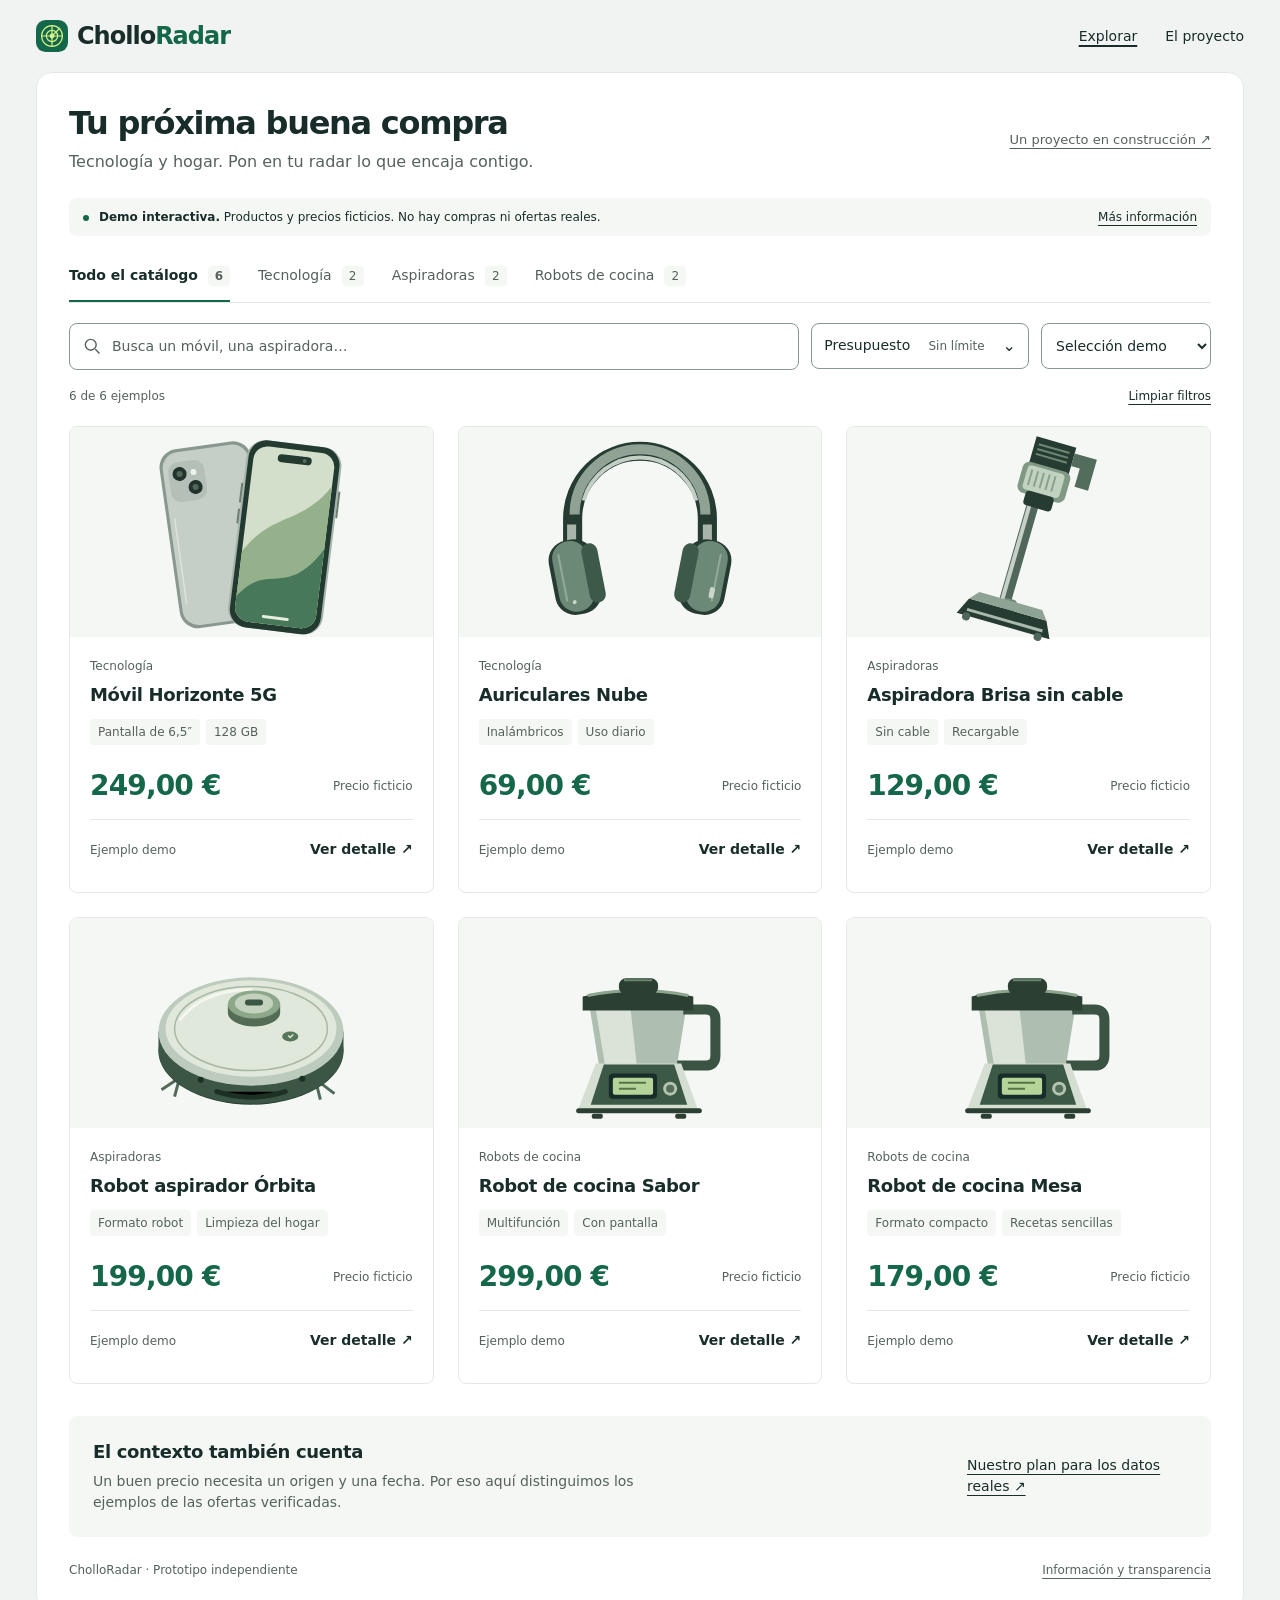
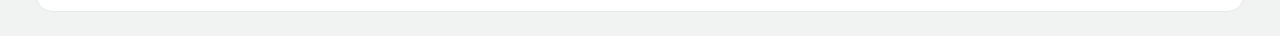
<file: index.html>
<!doctype html>
<html lang="es">
<head>
  <meta charset="utf-8">
  <meta name="viewport" content="width=device-width,initial-scale=1">
  <meta name="theme-color" content="#f0f3f1">
  <meta name="description" content="Explora la demo de CholloRadar: tecnología, aspiradoras y robots de cocina. Busca y filtra por presupuesto. Productos y precios ficticios.">
  <title>CholloRadar · Tecnología y hogar, en tu radar</title>
  <link rel="icon" href="assets/radar.svg" type="image/svg+xml">
  <link rel="stylesheet" href="styles.css">
  <script src="app.js" defer></script>
</head>
<body class="catalog-page">
  <a class="skip" href="#contenido">Saltar al contenido</a>
  <header class="app-header">
    <a class="brand" href="index.html" aria-label="CholloRadar, inicio"><img src="assets/radar.svg" width="32" height="32" alt="">Chollo<span>Radar</span></a>
    <nav aria-label="Principal"><a href="index.html" aria-current="page">Explorar</a><a href="proyecto.html">El proyecto</a></nav>
  </header>
  <div class="workspace">
    <main id="contenido" class="sheet">
      <div class="page-heading"><div><h1>Tu próxima buena compra</h1><p>Tecnología y hogar. Pon en tu radar lo que encaja contigo.</p></div><a class="about-link" href="proyecto.html">Un proyecto en construcción <span aria-hidden="true">↗</span></a></div>
      <div class="demo-notice"><span class="status-dot" aria-hidden="true"></span><p><strong>Demo interactiva.</strong> Productos y precios ficticios. No hay compras ni ofertas reales.</p><a href="proyecto.html">Más información</a></div>
      <section class="catalog" id="explorar" aria-labelledby="catalog-title">
        <h2 id="catalog-title" class="sr-only">Explorar productos</h2>
          <div class="filters" role="group" aria-label="Filtrar por categoría">
            <button type="button" data-category="all" aria-pressed="true"><span>Todo el catálogo</span><span class="filter-count" aria-label="productos">–</span></button>
            <button type="button" data-category="tecnologia" aria-pressed="false"><span>Tecnología</span><span class="filter-count" aria-label="productos">–</span></button>
            <button type="button" data-category="aspiradoras" aria-pressed="false"><span>Aspiradoras</span><span class="filter-count" aria-label="productos">–</span></button>
            <button type="button" data-category="cocina" aria-pressed="false"><span>Robots de cocina</span><span class="filter-count" aria-label="productos">–</span></button>
          </div>
        <div class="toolbar">
          <label class="search"><svg viewBox="0 0 24 24" width="20" height="20" fill="none" stroke="currentColor" stroke-width="1.7" aria-hidden="true"><circle cx="10.5" cy="10.5" r="6.5"/><path d="m16 16 5 5"/></svg><span class="sr-only">Buscar productos</span><input id="search" type="search" placeholder="Busca un móvil, una aspiradora…" autocomplete="off"></label>
          <details class="filter-panel">
            <summary>Presupuesto <span id="budget-summary">Sin límite</span></summary>
            <div class="filter-content">
              <label class="budget" for="budget">Presupuesto máximo (€)</label>
              <input id="budget" type="number" inputmode="decimal" min="0" step="any" placeholder="Sin límite" aria-describedby="budget-note">
              <p id="budget-note" class="small">Se aplica a los precios ficticios.</p>
            </div>
          </details>
          <label class="sort"><span>Ordenar por</span><select id="sort"><option value="featured">Selección demo</option><option value="price-asc">Precio: menor a mayor</option><option value="price-desc">Precio: mayor a menor</option></select></label>
        </div>
        <div class="catalog-heading"><p id="results" class="result-count" role="status" aria-live="polite">Cargando ejemplos…</p><button id="reset" class="reset" type="button">Limpiar filtros</button></div>
        <div id="cards" class="grid" aria-busy="true"></div>
        <div id="empty" class="empty" hidden><h3>No encontramos coincidencias</h3><p>Prueba otro nombre, amplía el presupuesto o elimina los filtros.</p><button id="empty-reset" class="primary" type="button">Ver todo el catálogo</button></div>
        <div id="load-error" class="empty" hidden><h3>No pudimos cargar el catálogo</h3><p>Comprueba tu conexión y vuelve a intentarlo.</p><button id="retry" class="primary" type="button">Volver a intentar</button></div>
        <noscript><p>Activa JavaScript para explorar el catálogo. Puedes consultar <a href="proyecto.html">la información del proyecto</a> sin JavaScript.</p></noscript>
      </section>
      <section class="transparency" aria-labelledby="transparency-title"><div><h2 id="transparency-title">El contexto también cuenta</h2><p>Un buen precio necesita un origen y una fecha. Por eso aquí distinguimos los ejemplos de las ofertas verificadas.</p></div><a href="proyecto.html#comparaloo">Nuestro plan para los datos reales <span aria-hidden="true">↗</span></a></section>
      <footer><span>CholloRadar · Prototipo independiente</span><a href="proyecto.html">Información y transparencia</a></footer>
    </main>
  </div>
  <dialog id="detail" aria-labelledby="detail-title" aria-describedby="detail-description">
    <form method="dialog"><button class="close" aria-label="Cerrar detalle" autofocus>×</button></form>
    <div id="detail-art" class="detail-art" aria-hidden="true"></div>
    <div class="detail-content"><span class="demo-label">Producto de demostración</span><h2 id="detail-title"></h2><p id="detail-description"></p><p id="detail-price" class="price"></p><dl class="product-facts"><div><dt>Comercio</dt><dd>Sin tienda asociada</dd></div><div><dt>Disponibilidad</dt><dd>No verificada</dd></div></dl><div class="notice">Este producto no está a la venta. El precio es ficticio y no hay stock ni histórico de precios.</div><a href="proyecto.html#comparaloo">Cómo incorporaremos datos reales</a></div>
  </dialog>
</body>
</html>
</file>
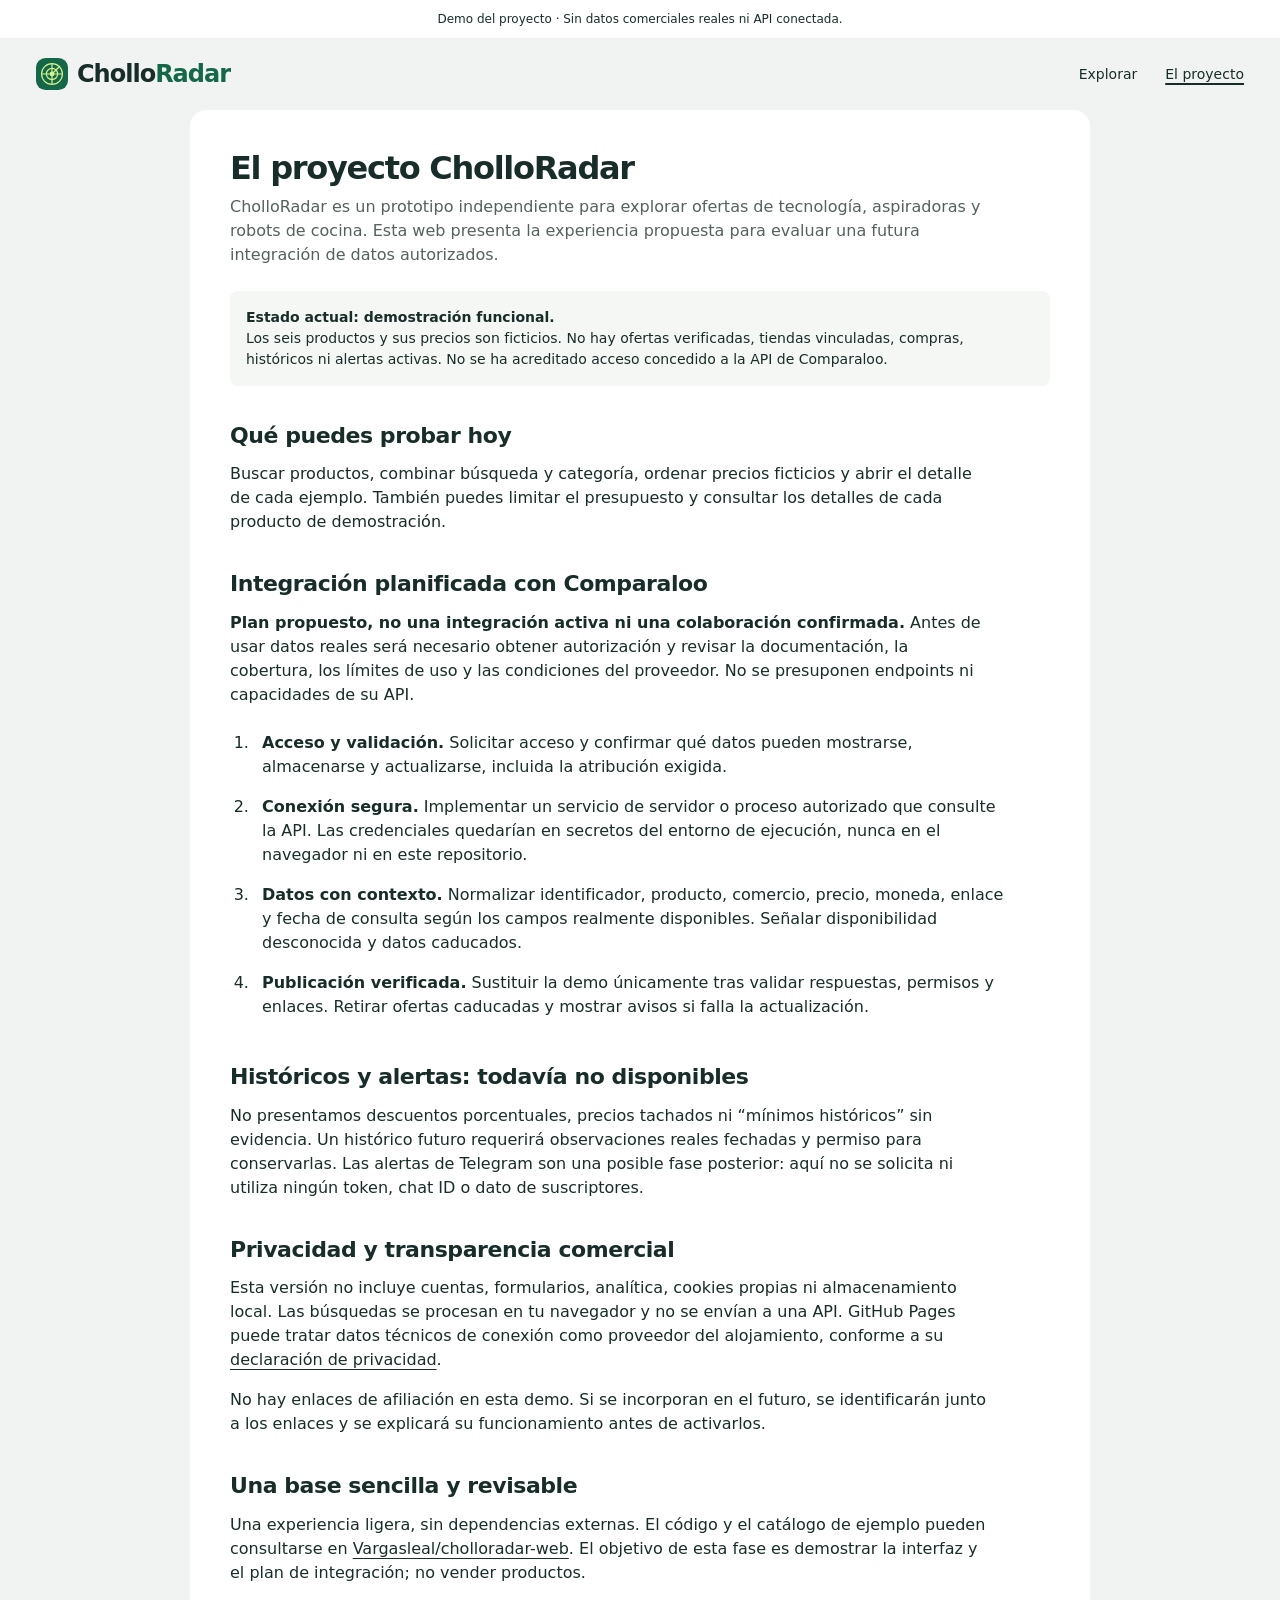
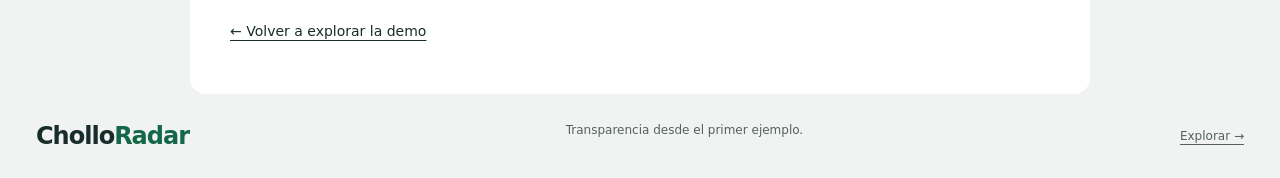
<file: proyecto.html>
<!doctype html><html lang="es"><head><meta charset="utf-8"><meta name="viewport" content="width=device-width,initial-scale=1"><title>El proyecto · CholloRadar</title><meta name="description" content="Estado de CholloRadar, transparencia de la demo y plan de integración con Comparaloo."><link rel="icon" href="assets/radar.svg" type="image/svg+xml"><link rel="stylesheet" href="styles.css"></head><body><a class="skip" href="#contenido">Saltar al contenido</a><div class="demo-bar"><span class="dot"></span> Demo del proyecto <span>· Sin datos comerciales reales ni API conectada.</span></div><header class="wrap"><a class="brand" href="index.html"><img src="assets/radar.svg" width="32" height="32" alt="">Chollo<span>Radar</span></a><nav aria-label="Principal"><a href="index.html">Explorar</a><a href="proyecto.html" aria-current="page">El proyecto</a></nav></header><main id="contenido" class="about wrap"><h1>El proyecto CholloRadar</h1><p class="lead">CholloRadar es un prototipo independiente para explorar ofertas de tecnología, aspiradoras y robots de cocina. Esta web presenta la experiencia propuesta para evaluar una futura integración de datos autorizados.</p><div class="notice"><strong>Estado actual: demostración funcional.</strong><br>Los seis productos y sus precios son ficticios. No hay ofertas verificadas, tiendas vinculadas, compras, históricos ni alertas activas. No se ha acreditado acceso concedido a la API de Comparaloo.</div><h2>Qué puedes probar hoy</h2><p>Buscar productos, combinar búsqueda y categoría, ordenar precios ficticios y abrir el detalle de cada ejemplo. También puedes limitar el presupuesto y consultar los detalles de cada producto de demostración.</p><h2 id="comparaloo">Integración planificada con Comparaloo</h2><p><strong>Plan propuesto, no una integración activa ni una colaboración confirmada.</strong> Antes de usar datos reales será necesario obtener autorización y revisar la documentación, la cobertura, los límites de uso y las condiciones del proveedor. No se presuponen endpoints ni capacidades de su API.</p><ol class="steps"><li><strong>Acceso y validación.</strong> Solicitar acceso y confirmar qué datos pueden mostrarse, almacenarse y actualizarse, incluida la atribución exigida.</li><li><strong>Conexión segura.</strong> Implementar un servicio de servidor o proceso autorizado que consulte la API. Las credenciales quedarían en secretos del entorno de ejecución, nunca en el navegador ni en este repositorio.</li><li><strong>Datos con contexto.</strong> Normalizar identificador, producto, comercio, precio, moneda, enlace y fecha de consulta según los campos realmente disponibles. Señalar disponibilidad desconocida y datos caducados.</li><li><strong>Publicación verificada.</strong> Sustituir la demo únicamente tras validar respuestas, permisos y enlaces. Retirar ofertas caducadas y mostrar avisos si falla la actualización.</li></ol><h2>Históricos y alertas: todavía no disponibles</h2><p>No presentamos descuentos porcentuales, precios tachados ni “mínimos históricos” sin evidencia. Un histórico futuro requerirá observaciones reales fechadas y permiso para conservarlas. Las alertas de Telegram son una posible fase posterior: aquí no se solicita ni utiliza ningún token, chat ID o dato de suscriptores.</p><h2>Privacidad y transparencia comercial</h2><p>Esta versión no incluye cuentas, formularios, analítica, cookies propias ni almacenamiento local. Las búsquedas se procesan en tu navegador y no se envían a una API. GitHub Pages puede tratar datos técnicos de conexión como proveedor del alojamiento, conforme a su <a href="https://docs.github.com/es/site-policy/privacy-policies/github-general-privacy-statement">declaración de privacidad</a>.</p><p>No hay enlaces de afiliación en esta demo. Si se incorporan en el futuro, se identificarán junto a los enlaces y se explicará su funcionamiento antes de activarlos.</p><h2>Una base sencilla y revisable</h2><p>Una experiencia ligera, sin dependencias externas. El código y el catálogo de ejemplo pueden consultarse en <a href="https://github.com/Vargasleal/cholloradar-web">Vargasleal/cholloradar-web</a>. El objetivo de esta fase es demostrar la interfaz y el plan de integración; no vender productos.</p><a class="back" href="index.html#explorar">← Volver a explorar la demo</a></main><footer class="wrap"><a class="brand" href="index.html">Chollo<span>Radar</span></a><p>Transparencia desde el primer ejemplo.</p><a href="index.html">Explorar →</a></footer></body></html>
</file>
<file: styles.css>
:root {
  --ground:#f0f3f1; --surface:#fff; --raised:#f5f7f5; --active:#e5ece7;
  --border:#e4e9e5; --control:#89988f; --ink:#182d29; --muted:#54625b;
  --green:#146749; --gap:24px; --radius:8px;
  --font:system-ui,-apple-system,BlinkMacSystemFont,"Segoe UI",sans-serif;
}
*{box-sizing:border-box}
html{scroll-padding-top:20px}
body{margin:0;background:var(--ground);color:var(--ink);font:14px/1.5 var(--font)}
a{color:inherit;text-underline-offset:4px}
button,input,select{font:inherit;color:inherit}
button,a,input,select,summary{touch-action:manipulation}
button,summary{cursor:pointer}
:is(button,a,input,select,summary):focus-visible{outline:3px solid var(--green);outline-offset:4px}
button:disabled{cursor:not-allowed;color:var(--muted)}
button{transition:transform 160ms ease-out}
button:active{transform:translateY(1px)}
input::placeholder{color:var(--muted);opacity:1}
h1,h2,h3,p{margin-top:0}
h1{font-size:32px;line-height:1.15;letter-spacing:-.04em;margin-bottom:8px}
h2{font-size:20px;line-height:1.3;letter-spacing:-.02em}
h3{font-size:18px;line-height:1.35;letter-spacing:-.02em}
.app-header,.workspace{width:min(1208px,calc(100% - 64px));margin:auto}
.app-header{height:72px;display:flex;align-items:center;justify-content:space-between;gap:20px}
.brand{display:inline-flex;align-items:center;color:var(--ink);text-decoration:none;font-size:24px;font-weight:750;letter-spacing:-1px;white-space:nowrap}
.brand img{margin-right:9px}
.brand span{color:var(--green)}
nav{display:flex;gap:28px;align-items:center}
nav a{display:inline-flex;align-items:center;min-height:44px;text-decoration:none}
nav a[aria-current]{text-decoration:underline;text-decoration-thickness:2px}
nav a:hover{text-decoration:underline}
.workspace{padding-bottom:24px}
.sheet{background:var(--surface);border-radius:16px;border:1px solid var(--border);padding:32px}
.page-heading{display:flex;align-items:center;justify-content:space-between;gap:24px}
.page-heading p{color:var(--muted);font-size:16px;margin-bottom:0}
.about-link{font-size:13px;color:var(--muted);flex:none}
.demo-notice{display:flex;align-items:baseline;gap:10px;background:var(--raised);border-radius:var(--radius);padding:10px 14px;margin:24px 0 16px;font-size:12px}
.demo-notice p{flex:1;margin:0}
.demo-notice a{flex:none}
.status-dot{width:6px;height:6px;border-radius:50%;background:var(--green);flex:none}
/* Inner width at 1440: 1208 - 2 border - 64 padding = 1142px.
   3 x 364.666px products + 2 x 24px gutters = 1142px. */
.filters{display:flex;gap:28px;align-items:center;border-bottom:1px solid var(--border);margin-bottom:20px;overflow-x:auto;scrollbar-width:thin}
.filters button{flex:none;display:flex;align-items:center;gap:10px;background:transparent;border:0;border-bottom:2px solid transparent;min-height:50px;padding:8px 0;color:var(--muted)}
.filters button[aria-pressed=true]{border-bottom-color:var(--green);color:var(--ink);font-weight:650}
.filters button:hover{color:var(--ink)}
.filters button:focus-visible{outline-offset:-3px}
.filter-count{font-size:12px;color:var(--muted);font-variant-numeric:tabular-nums;background:var(--raised);border-radius:4px;min-width:22px;text-align:center;padding:1px 5px}
.toolbar{display:flex;align-items:start;gap:12px}
.search{display:flex;align-items:center;gap:10px;border:1px solid var(--control);border-radius:var(--radius);padding:0 12px;flex:1;min-width:0;min-height:46px}
.search svg{color:var(--muted);flex:none}
.search input{width:100%;min-width:0;padding:12px 0;background:transparent;border:0}
.filter-panel{position:relative;flex:none}
.filter-panel summary{border:1px solid var(--control);border-radius:var(--radius);padding:6px 12px;min-height:46px;min-width:160px;list-style:none;display:flex;align-items:center;justify-content:space-between;gap:18px}
.filter-panel summary::after{content:"⌄";font-size:16px}
.filter-panel summary span{color:var(--muted);font-size:12px}
.filter-content{position:absolute;top:54px;right:0;z-index:3;width:260px;padding:20px;border:1px solid var(--control);border-radius:var(--radius);background:var(--surface);box-shadow:0 12px 28px #182d291a} /* taste-skill-ignore: a floating budget popover, not a resting panel */
.budget{display:block;margin-bottom:8px;font-weight:600}
#budget{width:100%;min-height:44px;padding:10px 12px;background:var(--surface);border:1px solid var(--control);border-radius:var(--radius)}
.small{font-size:12px;color:var(--muted);margin:8px 0 0}
.sort{display:flex;align-items:center;gap:8px;min-width:0}
.sort>span{position:absolute;clip-path:inset(50%);width:1px;height:1px;overflow:hidden}
.sort select{background:var(--surface);border:1px solid var(--control);border-radius:var(--radius);padding:0 10px;min-height:46px;width:170px;max-width:100%}
.catalog-heading{display:flex;align-items:center;justify-content:space-between;gap:16px;margin:8px 0 12px;min-height:36px}
.result-count{color:var(--muted);font-size:12px;margin:0;font-variant-numeric:tabular-nums}
.reset{background:transparent;border:0;padding:8px 0;font-size:12px;min-height:36px;text-decoration:underline;text-underline-offset:4px}
.grid{display:grid;grid-template-columns:repeat(3,minmax(0,1fr));gap:var(--gap)}
.card{border:1px solid var(--border);border-radius:var(--radius);overflow:hidden;display:flex;flex-direction:column;min-width:0}
.product-art{height:210px;background:var(--raised);display:grid;place-items:center;position:relative}
.product-art img{width:100%;height:100%;object-fit:contain;transition:transform 240ms ease-out}
.card:hover .product-art img{transform:translateY(-4px)}
.card-body{padding:20px;display:flex;flex-direction:column;flex:1}
.category{font-size:12px;color:var(--muted)}
.card h3{font-size:18px;line-height:1.35;margin:8px 0 12px}
.features{display:flex;flex-wrap:wrap;gap:6px;list-style:none;padding:0;margin:0 0 24px}
.features li{font-size:12px;color:var(--muted);background:var(--raised);padding:4px 8px;border-radius:4px}
.card-pricing{display:flex;align-items:center;justify-content:space-between;gap:8px;margin-top:auto}
.price{font-size:28px;font-weight:700;color:var(--green);line-height:1.2;letter-spacing:-.03em;font-variant-numeric:tabular-nums}
.price-caption,.demo-label{font-size:12px;color:var(--muted)}
.card-bottom{display:flex;align-items:center;justify-content:space-between;gap:12px;margin-top:16px;padding-top:8px;border-top:1px solid var(--border)}
.card-bottom>span{font-size:12px;color:var(--muted)}
.card button{border:0;border-radius:4px;background:transparent;min-height:44px;padding:8px 0 8px 12px;font-weight:600;white-space:nowrap}
.card button:hover{text-decoration:underline;text-underline-offset:4px}
.transparency{display:flex;justify-content:space-between;align-items:center;gap:32px;margin-top:32px;padding:24px;background:var(--raised);border-radius:var(--radius)}
.transparency h2{font-size:18px;margin-bottom:8px}
.transparency p{color:var(--muted);max-width:600px;margin:0}
.transparency>a{flex:none;max-width:220px}
footer{display:flex;justify-content:space-between;gap:20px;padding-top:24px;font-size:12px;color:var(--muted)}
.primary{display:inline-flex;justify-content:center;align-items:center;min-height:44px;padding:12px 18px;border:0;border-radius:var(--radius);background:var(--ink);color:var(--surface);text-decoration:none;font-weight:600}
.primary:hover{background:var(--green)}
.empty{padding:32px;background:var(--raised);border-radius:var(--radius)}
.empty p{color:var(--muted)}
dialog{padding:0;border:0;border-radius:16px;width:min(520px,calc(100% - 32px));max-height:calc(100dvh - 32px);overflow:auto;background:var(--surface);color:var(--ink)}
dialog::backdrop{background:#182d297a}
.close{position:absolute;right:12px;top:12px;z-index:1;width:44px;height:44px;border:0;border-radius:var(--radius);background:var(--surface);font-size:28px;line-height:1}
.detail-art{display:grid;place-items:center;background:var(--raised);height:210px}
.detail-art img{width:100%;height:100%;object-fit:contain}
.detail-content{padding:28px}
.detail-content h2{font-size:24px;margin:8px 0 12px}
.detail-content>p{color:var(--muted)}
.detail-content .price{color:var(--green)}
.detail-content .price small{display:block;font-size:12px;color:var(--muted);font-weight:400;letter-spacing:0;margin-top:6px}
.detail-features{margin-top:16px}
.product-facts{margin:24px 0;font-size:13px}
.product-facts>div{display:flex;justify-content:space-between;gap:16px;margin:8px 0}
.product-facts dt{color:var(--muted)}
.product-facts dd{margin:0}
.notice{padding:16px;margin:24px 0;background:var(--raised);border-radius:var(--radius)}
[hidden]{display:none!important}
.sr-only,.skip:not(:focus){position:absolute;width:1px;height:1px;padding:0;margin:-1px;overflow:hidden;clip-path:inset(50%);white-space:nowrap}
.skip:focus{position:fixed;top:8px;left:8px;padding:12px;background:var(--surface);z-index:10}
.wrap{width:min(1208px,calc(100% - 64px));margin:auto}
body:not(.catalog-page) header{display:flex;align-items:center;justify-content:space-between;gap:20px;min-height:72px}
.demo-bar{padding:10px 20px;background:var(--surface);text-align:center;font-size:12px}
.about{padding:40px;background:var(--surface);border-radius:16px;max-width:900px}
.about h1{max-width:700px}
.about h2{margin:36px 0 12px;font-size:22px}
.about p,.about li{max-width:760px;font-size:16px}
.about .lead{color:var(--muted)}
.about .notice{font-size:14px}
.steps{padding-left:24px}
.steps li{padding:8px 0 8px 8px}
.back{display:inline-block;padding:12px 0;margin-top:8px}
body:not(.catalog-page) footer{padding-bottom:24px;align-items:center}
@media(max-width:1000px){
 .sheet{padding:24px}.about-link{display:none}
 .grid{grid-template-columns:repeat(2,minmax(0,1fr))}
 .toolbar{flex-wrap:wrap}.search{flex-basis:100%}
 .filter-panel{flex:1}.filter-panel summary{min-width:0}
 .sort select{width:210px}
 .transparency{align-items:start;flex-direction:column;gap:16px}.transparency>a{max-width:none}
}
@media(max-width:600px){
 .app-header,.workspace,.wrap{width:calc(100% - 32px)}
 .app-header{height:64px}.brand{font-size:21px}.brand img{width:28px;height:28px}
 nav{gap:16px;font-size:13px}
 .workspace{width:100%}
 .sheet{padding:20px 16px;border:0;border-radius:16px 16px 0 0}
 h1{font-size:24px}.page-heading p{font-size:14px}
 .demo-notice{margin:16px 0 8px;padding:10px 12px;gap:8px;align-items:start}
 .demo-notice a{display:none}
 .filters{gap:20px;margin-bottom:16px}
 .filters button{font-size:13px;min-height:48px}
 .toolbar{gap:8px}.search{min-height:44px}.search input{padding:10px 0}
 .filter-panel summary{min-height:44px;padding:8px 10px;gap:8px;font-size:12px}
 .filter-panel summary span{display:none}
 .filter-panel.has-budget summary span{display:inline}
 .filter-content{left:0;right:auto;width:240px}
 .sort{flex:1}.sort select{width:100%;font-size:12px;min-height:44px}
 .catalog-heading{margin:4px 0 8px}
 .reset{min-height:44px}
 .grid{grid-template-columns:minmax(0,1fr);gap:20px}
 .product-art{height:200px}
 .card-body{padding:20px}
 .card h3{font-size:20px}
 .transparency{margin-top:24px;padding:20px}
 footer{flex-direction:column;gap:8px}
 .about{padding:24px 20px}.about h1{font-size:28px}.about h2{font-size:20px}
 .about p,.about li{font-size:15px}
 .demo-bar>span:last-child{display:block}
}
@media(prefers-reduced-motion:reduce){
 *,*::before,*::after{transition:none!important;animation:none!important;scroll-behavior:auto!important}
}
</file>
